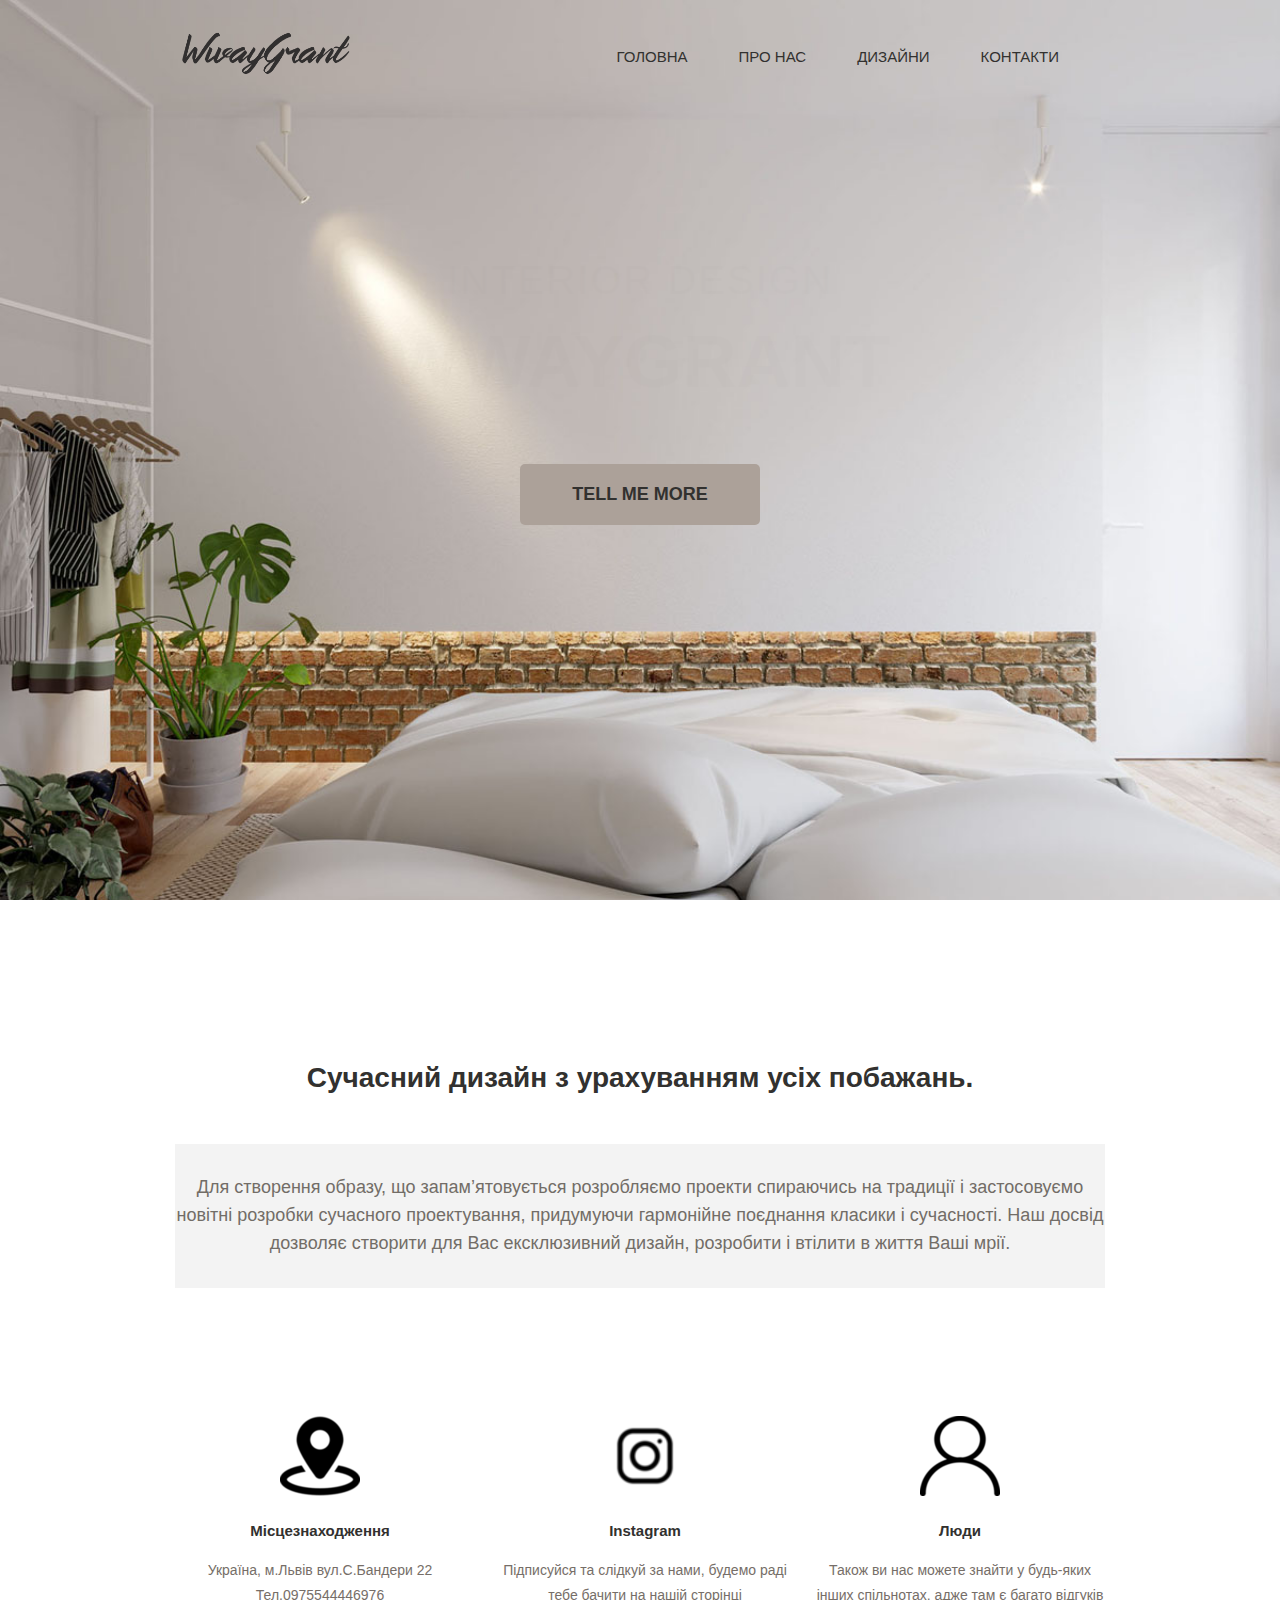
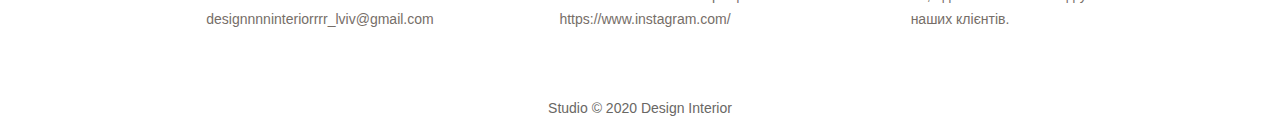
<file: home/index.html>
<!DOCTYPE html>
<html lang="en">
<head>
	<meta charset="utf-8">
	<title>WwayGrant</title>
  <meta name="keywords" content="design, interior, WwayGrant">
  <meta name="description" content="The best company an interior design. ">
  <link rel="icon" href="../img/pirr.png">
	<link rel="stylesheet" href="../home/main.css">
</head>
<body>
	<header>
		<div class="container">
			<div class=" clearfix">
				<img src="../img/logotip1.png" class="logo" alt="WwayGrant" >
				<nav>
					<ul class="menu">
						<li>
							<a href="../home/index.html" class="tm-nav-item-link">Головна</a>
						</li>
						<li>
							<a href="../about/about.html" class="tm-nav-item-link">Про нас</a>
						</li>
						<li>
							<a href="../design/design.html" class="tm-nav-item-link">Дизайни</a>
						</li>
						<li>
							<a href="../contacts/contacts.html" class="tm-nav-item-link">Контакти</a>
						</li>
					</ul>
				</nav>
			</div>
			<div class="titles" id="titleInterior">
				<div class="titles_first">
					interior design
				</div>
				<h1>
					WwayGrant
				</h1>
			</div>
			<a class="button" href="#">Tell Me More</a>
		</div>
	</header>
<section>
	<div class="container">
		<div class="title">
			<div class="about clearfix">
				<h3 >Сучасний дизайн з урахуванням усіх побажань.</h3>
				<p>Для створення образу, що запам’ятовується розробляємо
					 проекти спираючись на традиції і застосовуємо новітні
					 розробки сучасного проектування, придумуючи гармонійне
					 поєднання класики і сучасності. Наш досвід дозволяє
					 створити для Вас ексклюзивний дизайн, розробити і втілити
						в життя Ваші мрії.</p>
			</div>
		</div>
	</div>
</section>
		<section id="contact">
			<div class="container">
				<div class="contact clearfix">
					<div class="contact_item">
						<img src="../img/location11.png" alt="Контакти" />
						<h3>Місцезнаходження</h3>
									<p>
									   Україна, м.Львів вул.С.Бандери 22
									 Тел.0975544446976
								 designnnninteriorrrr_lviv@gmail.com</p>
					</div>
						<div class="contact_item">
							<img src="../img/instagram1.png" alt="Інстаграм">
							<h3>Instagram</h3>
							<p>Підписуйся та слідкуй за нами, будемо раді тебе бачити
								на нашій сторінці
								https://www.instagram.com/ </p>
						</div>	<div class="contact_item">
								<img src="../img/people.png" alt="Люди">
								<h3>Люди</h3>
								<p>Також ви нас можете знайти у будь-яких інших спільнотах,
								адже там є багато відгуків наших клієнтів.</p>
							</div>
				</div>
			</div>
		</section>
		<footer class="tm-footer">
			<p class="text-xs-center">Studio &copy; 2020 Design Interior</p>
		</footer>
		<script src="https://code.jquery.com/jquery-3.5.1.min.js"></script>
		<script type="text/javascript" src="app.js">
		</script>
</body>
</html>
</file>
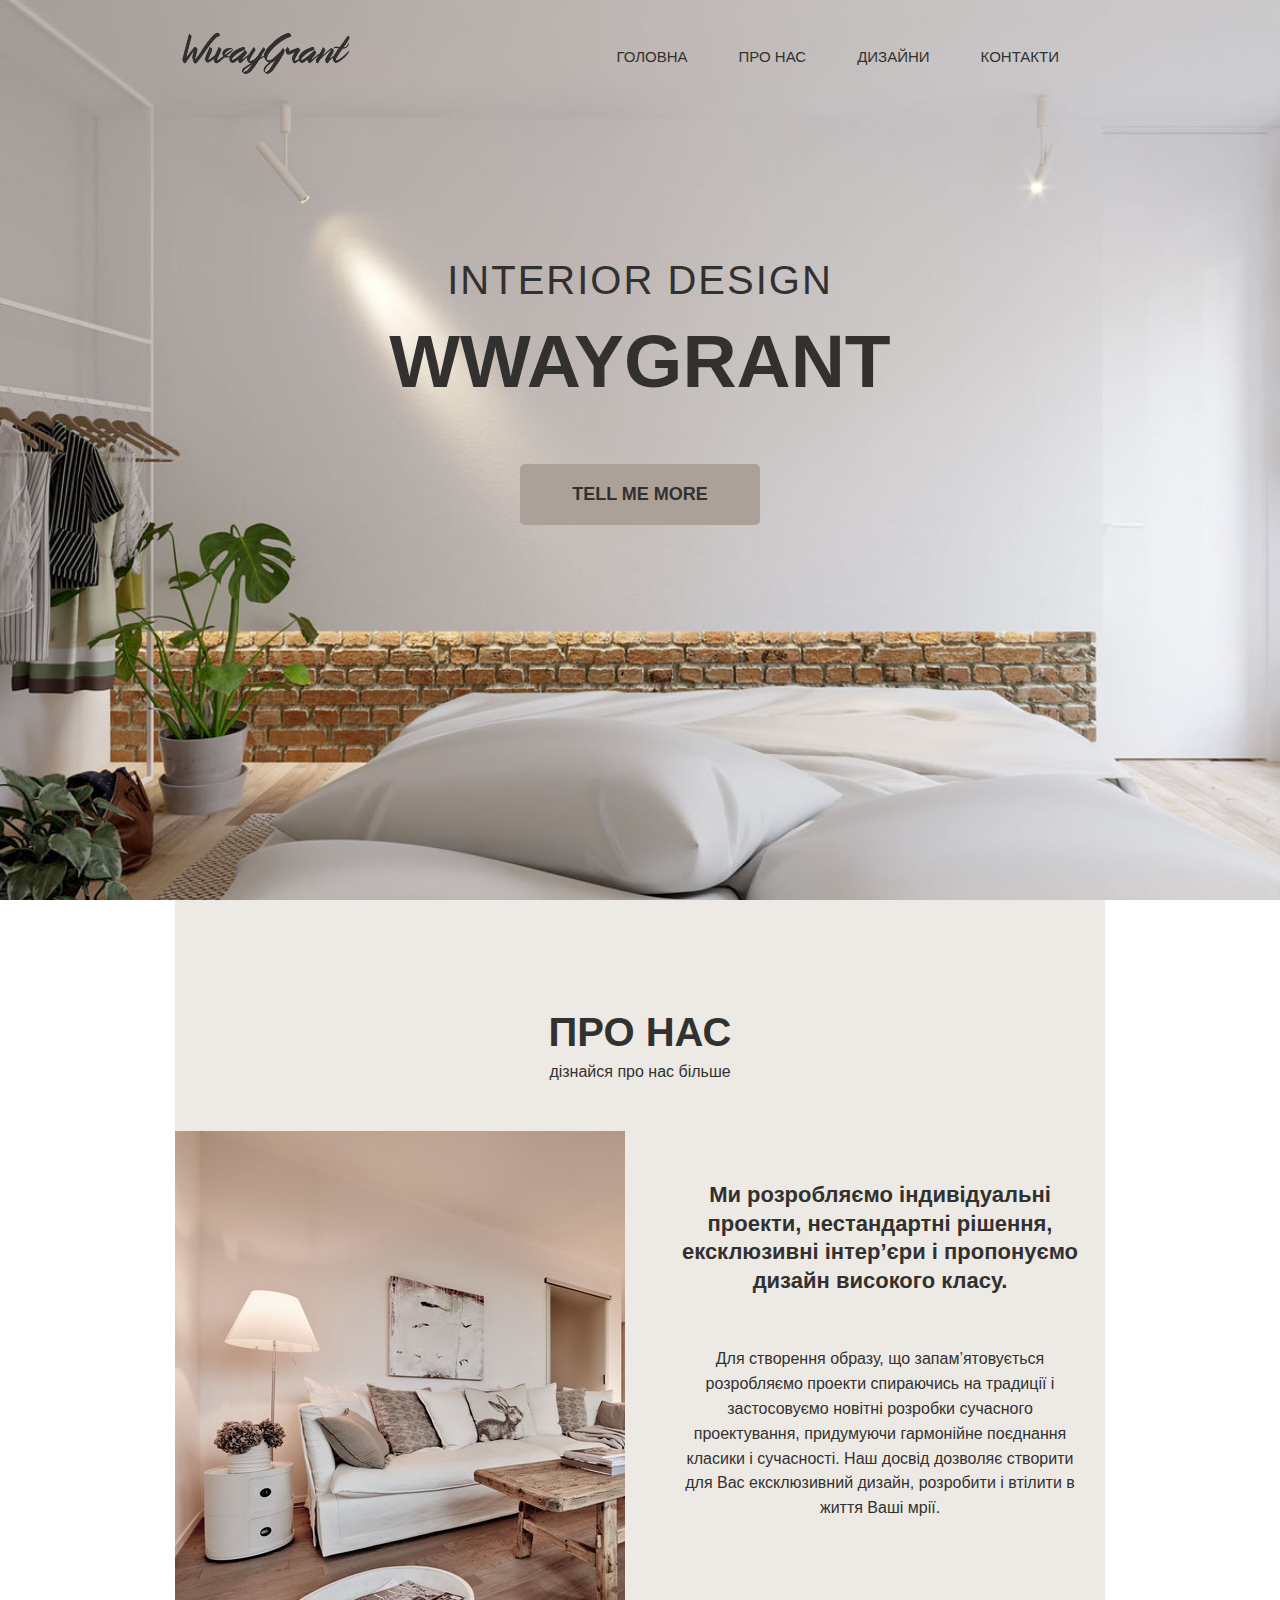
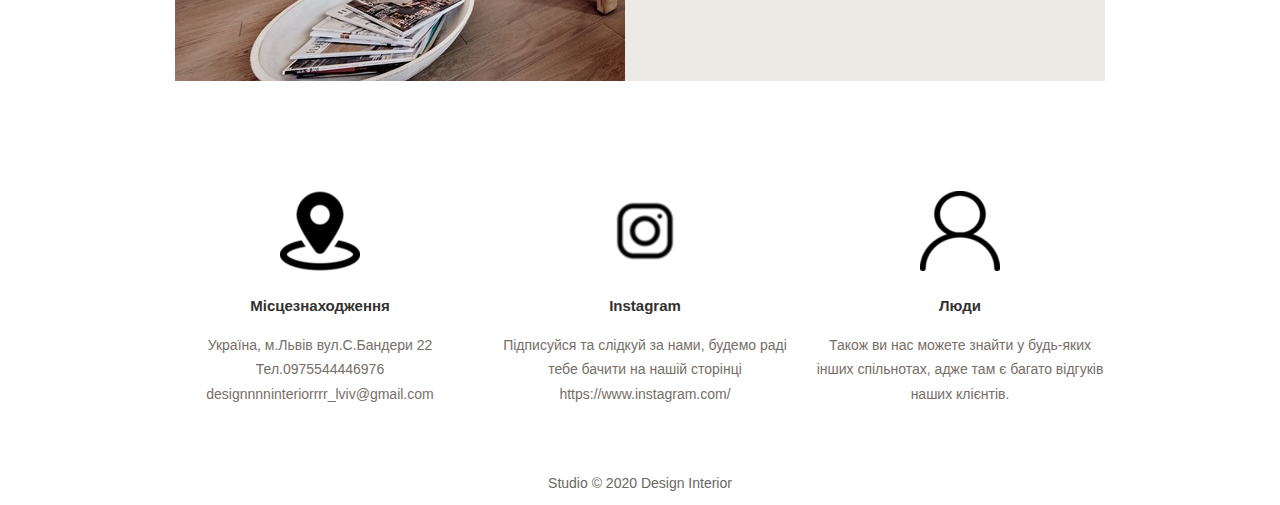
<file: about/about.html>
<!DOCTYPE html>
<html lang="en">
<head>
	<meta charset="utf-8">
	<title>WwayGrant</title>
  <meta name="keywords" content="design, interior, WwayGrant">
  <meta name="description" content="The best company an interior design. ">
  <link rel="shoutcut icon" href="../img/pirr.png">
	<link rel="stylesheet" href="../about/about.css">
</head>
<body>
	<header>
		<div class="container">
			<div class="heading clearfix">
				<img src="../img/logotip1.png" class="logo" alt="WwayGrant">
				<nav>
					<ul class="menu">
						<li>
							<a href="../home/index.html" class="tm-nav-item-link">Головна</a>
						</li>
						<li>
							<a href="../about/about.html" class="tm-nav-item-link">Про нас</a>
						</li>
						<li>
							<a href="../design/design.html" class="tm-nav-item-link">Дизайни</a>
						</li>
						<li>
							<a href="../contacts/contacts.html" class="tm-nav-item-link">Контакти</a>
						</li>
					</ul>
				</nav>
			</div>
			<div class="titles">
				<div class="titles_first">
					interior design
				</div>
				<h1>
					WwayGrant
				</h1>
			</div>
			<a class="button" href="#">Tell Me More</a>
		</div>
	</header>
	<section>
		<div class="container" id="about">
			<div class="title">
				<h2>
					Про нас
				</h2>
				<p>
					дізнайся про нас більше
				</p>
				<div class="about clearfix">
					<img src="../img/about1.jpg" alt="Робота">
					<h3>Ми розробляємо індивідуальні проекти, нестандартні рішення,
						 ексклюзивні інтер’єри і пропонуємо дизайн високого класу.</h3>
					<p>Для створення образу, що запам’ятовується розробляємо
						 проекти спираючись на традиції і застосовуємо новітні
						 розробки сучасного проектування, придумуючи гармонійне
						 поєднання класики і сучасності. Наш досвід дозволяє
						 створити для Вас ексклюзивний дизайн, розробити і втілити
							в життя Ваші мрії.</p>
				</div>
			</div>
		</div>
	</section>
			<section id="contact">
				<div class="container">
					<div class="contact clearfix">
						<div class="contact_item">
							<img src="../img/location11.png" alt="Контакти">
							<h3>Місцезнаходження</h3>
							<p>
							   Україна, м.Львів вул.С.Бандери 22
							 Тел.0975544446976
						 designnnninteriorrrr_lviv@gmail.com</p>
						</div>
							<div class="contact_item">
								<img src="../img/instagram1.png" alt="Інстаграм">
								<h3>Instagram</h3>
								<p>Підписуйся та слідкуй за нами, будемо раді тебе бачити
									на нашій сторінці
									https://www.instagram.com/ </p>
							</div>	<div class="contact_item">
									<img src="../img/people.png" alt="Люди">
									<h3>Люди</h3>
									<p>Також ви нас можете знайти у будь-яких інших спільнотах,
									адже там є багато відгуків наших клієнтів.</p>
								</div>
					</div>
				</div>
			</section>
				  <footer class="tm-footer">
			      <p class="text-xs-center">Studio &copy; 2020 Design Interior</p>
			    </footer>
	</body>
	</html>
</file>
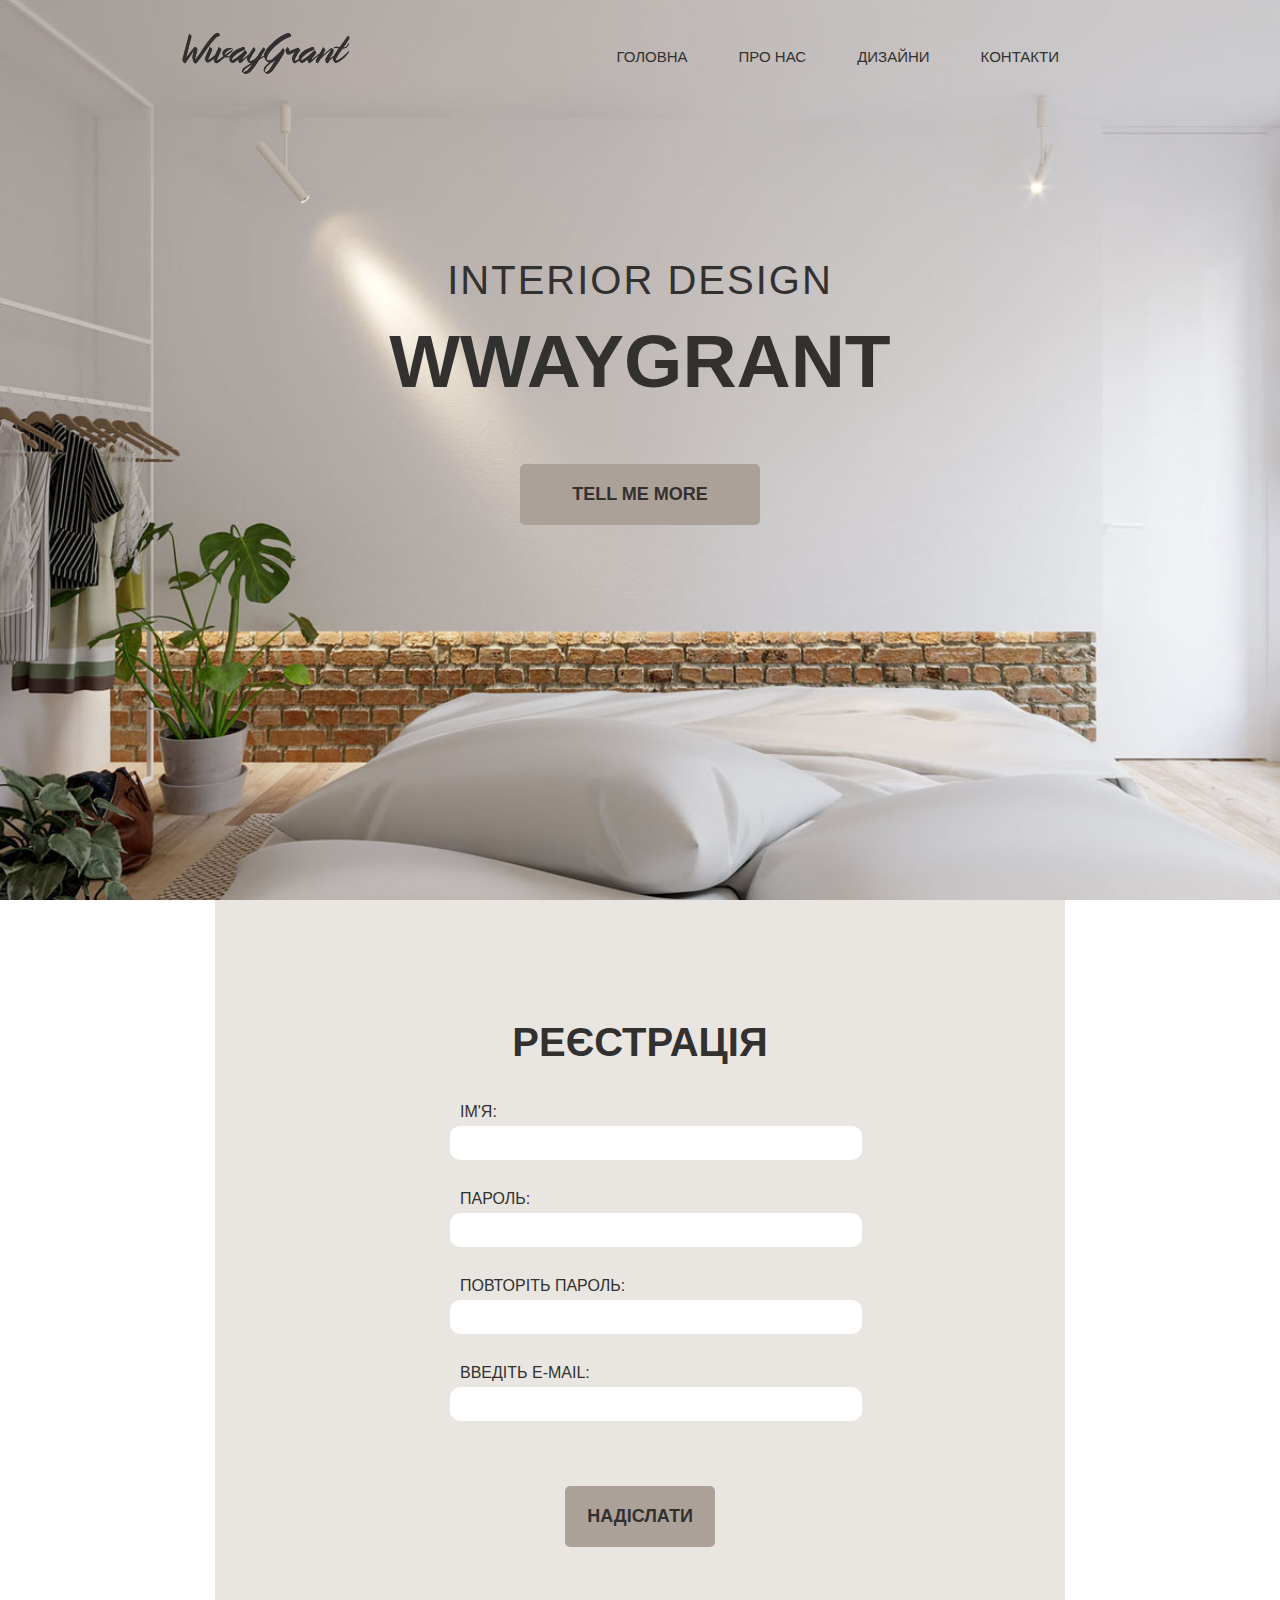
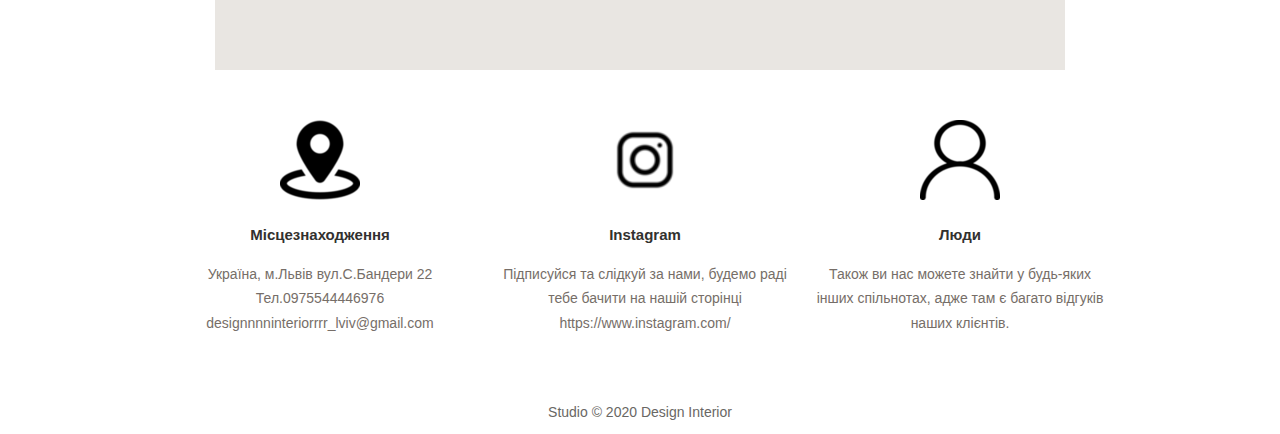
<file: contacts/contacts.html>
<!DOCTYPE html>
<html lang="en">
<head>
	<meta charset="utf-8">
	<title>WwayGrant</title>
  <meta name="keywords" content="design, interior, WwayGrant">
  <meta name="description" content="The best company an interior design. ">
  <link rel="shoutcut icon" href="../img/pirr.png">
	<link rel="stylesheet" href="../contacts/contacts.css">
</head>
<body>
	<header>
		<div class="container">
			<div class="heading clearfix">
				<img src="../img/logotip1.png" class="logo" alt="WwayGrant">
				<nav>
							<ul class="menu">
								<li>
									<a href="../home/index.html" class="tm-nav-item-link">Головна</a>
								</li>
								<li>
									<a href="../about/about.html" class="tm-nav-item-link">Про нас</a>
								</li>
								<li>
									<a href="../design/design.html" class="tm-nav-item-link">Дизайни</a>
								</li>
								<li>
									<a href="../contacts/contacts.html" class="tm-nav-item-link">Контакти</a>
								</li>
							</ul>
				</nav>
			</div>
			<div class="titles">
				<div class="titles_first">
					interior design
				</div>
				<h1>
					WwayGrant
				</h1>
			</div>
			<a class="button" href="#">Tell Me More</a>
		</div>
	</header>
	<form action="index.html" method="post">
		<div class="container1">
			<h2>Реєстрація</h2>

				<div class="group">
				<label for="">Ім'я: </label>
				<input type="text" id="lop1" >
				 </div>

				 <div class="group">
				 <label for="">Пароль: </label>
				 <input type="password" id="lop2" >
				  </div>

					<div class="group">
					<label for="">Повторіть пароль: </label>
					<input type="password" >
					 </div>

					 <div class="group">
					 <label for="">Введіть e-mail: </label>
					 <input type="email" >
					  </div>
									</div>
									<a class="registerbtn" href="#">Надіслати</a>

	</form>
		<section id="contact">
			<div class="container">
				<div class="contact clearfix">
					<div class="contact_item">
						<img src="../img/location11.png" alt="Контакти">
						<h3>Місцезнаходження</h3>
									<p>
									   Україна, м.Львів вул.С.Бандери 22
									 Тел.0975544446976
								 designnnninteriorrrr_lviv@gmail.com</p>
					</div>
						<div class="contact_item">
							<img src="../img/instagram1.png" alt="Інстаграм">
							<h3>Instagram</h3>
							<p>Підписуйся та слідкуй за нами, будемо раді тебе бачити
								на нашій сторінці
								https://www.instagram.com/ </p>
						</div>	<div class="contact_item">
								<img src="../img/people.png" alt="Люди">
								<h3>Люди</h3>
								<p>Також ви нас можете знайти у будь-яких інших спільнотах,
								адже там є багато відгуків наших клієнтів.</p>
							</div>
				</div>
			</div>
		</section>
		  <footer class="tm-footer">
	      <p class="text-xs-center">Studio &copy; 2020 Design Interior</p>
	    </footer>

	</body>
	</html>
</file>
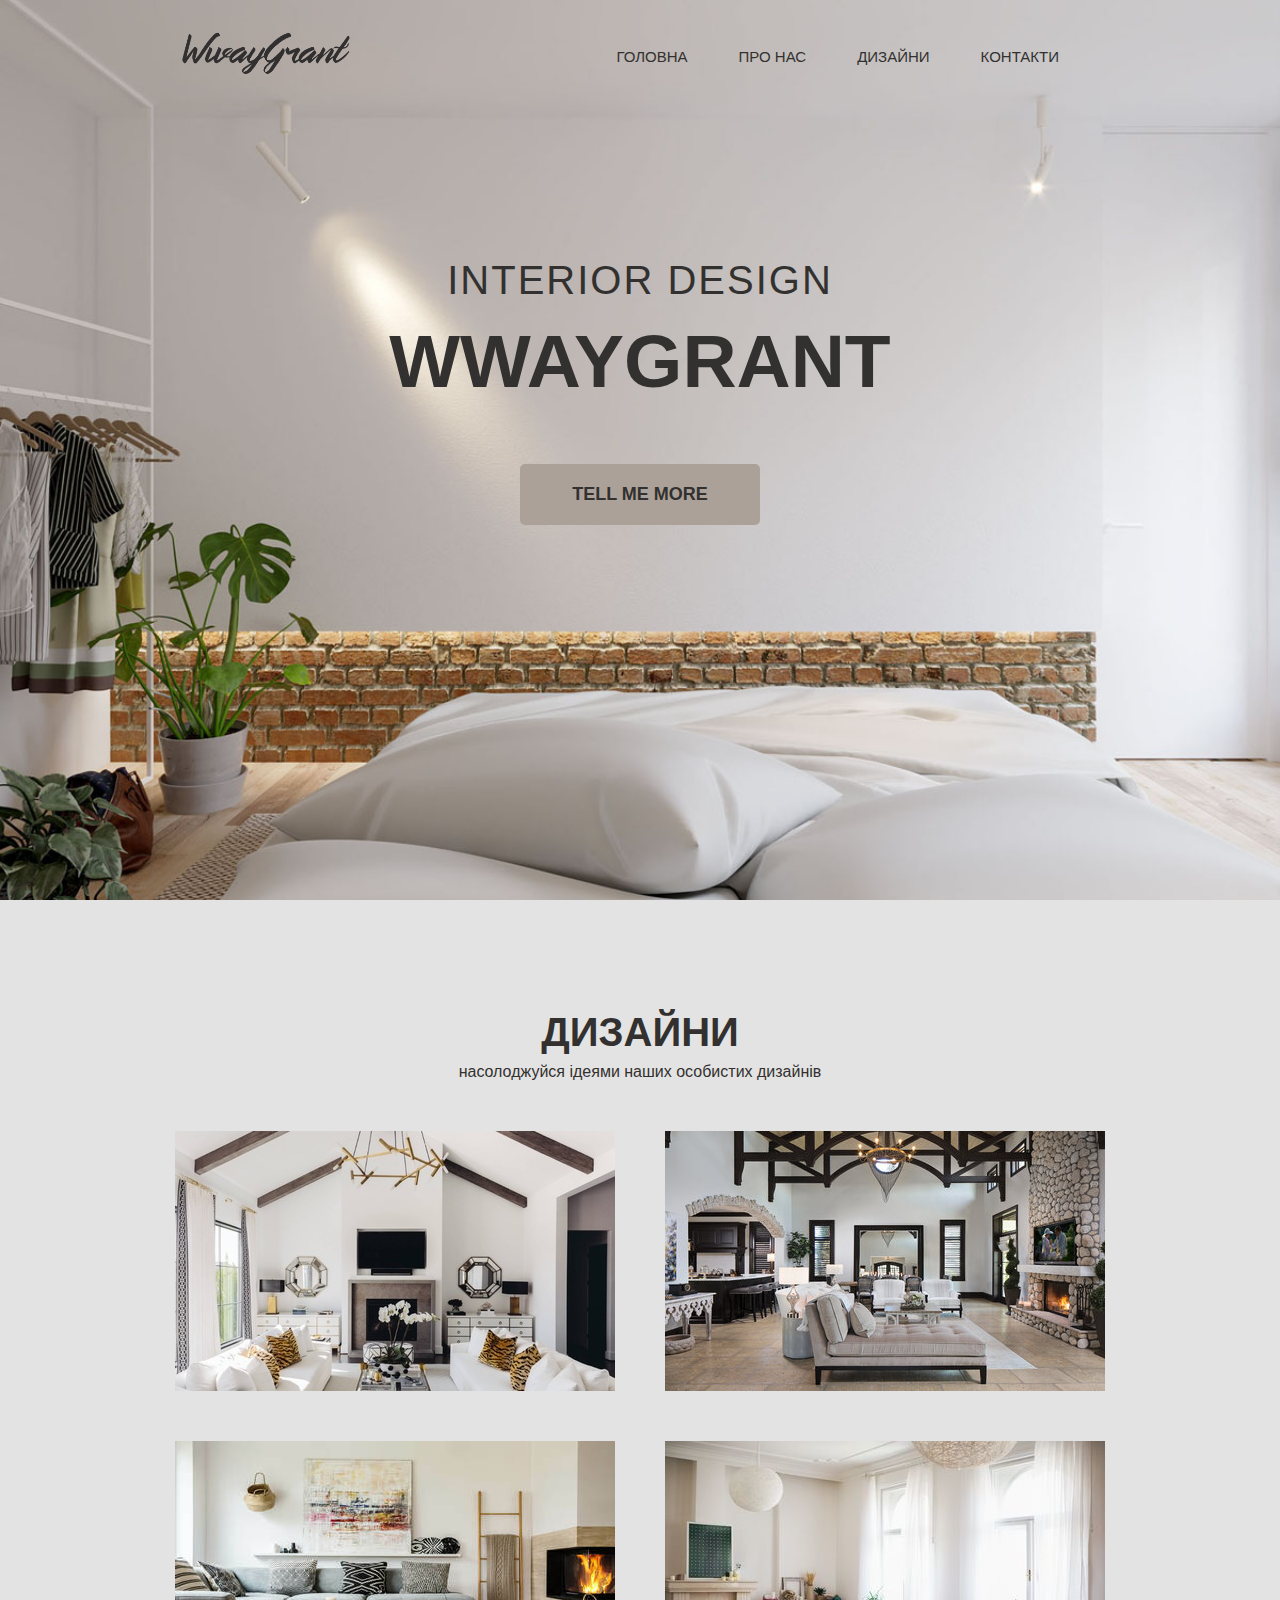
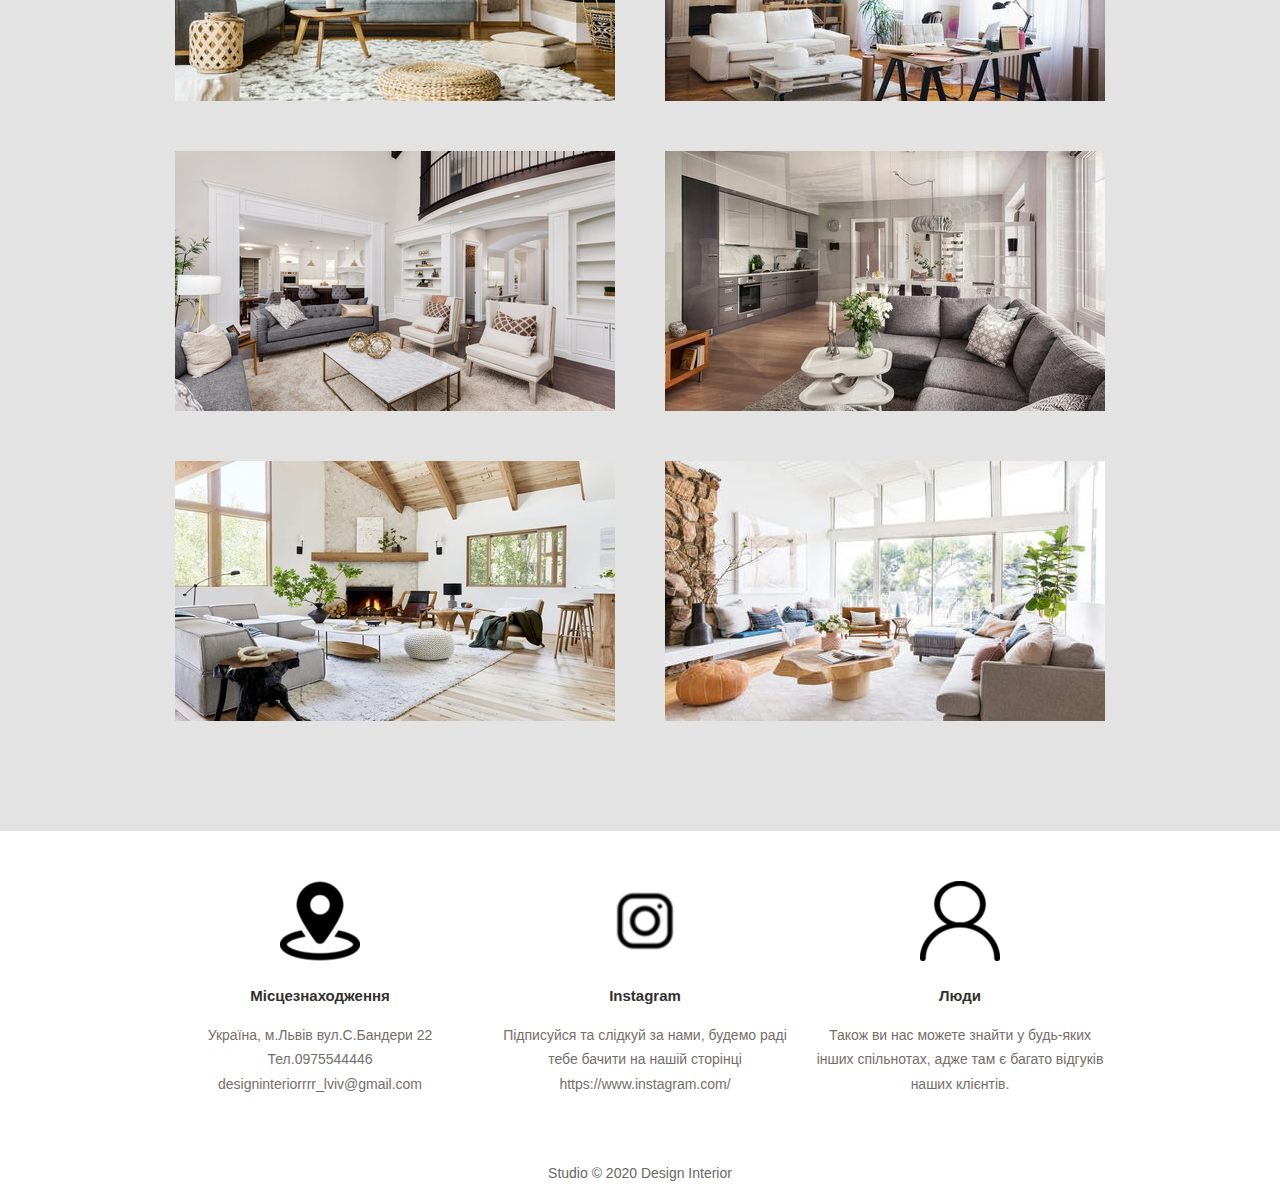
<file: design/design.html>
<!DOCTYPE html>
<html lang="en">
<head>
	<meta charset="utf-8">
	<title>WwayGrant</title>
  <meta name="keywords" content="design, interior, WwayGrant">
  <meta name="description" content="The best company an interior design. ">
  <link rel="shoutcut icon" href="../img/pirr.png">
	<link rel="stylesheet" href="../design/design.css">
</head>
<body>
	<header>
		<div class="container">
			<div class="heading clearfix">
				<img src="../img/logotip1.png" class="logo" alt="WwayGrant">
				<nav>
					<ul class="menu">
						<li>
							<a href="../home/index.html" class="tm-nav-item-link">Головна</a>
						</li>
						<li>
							<a href="../about/about.html" class="tm-nav-item-link">Про нас</a>
						</li>
						<li>
							<a href="../design/design.html" class="tm-nav-item-link">Дизайни</a>
						</li>
						<li>
							<a href="../contacts/contacts.html" class="tm-nav-item-link">Контакти</a>
						</li>
					</ul>
				</nav>
			</div>
			<div class="titles">
				<div class="titles_first">
					interior design
				</div>
				<h1>
					WwayGrant
				</h1>
			</div>
			<a class="button" href="#">Tell Me More</a>
		</div>
	</header>
	<section id="portfolio">
		<div class="container">
			<div class="title">
				<h2>
					Дизайни
				</h2>
				<p>
					насолоджуйся ідеями наших особистих дизайнів
				</p>
			</div>
			<div class="works clearfix">
				<img src="../img/11.jpg" alt="Робота">
				<img src="../img/22.jpg" alt="Робота">
				<img src="../img/33.jpg" alt="Робота">
				<img src="../img/44.jpg" alt="Робота">
				<img src="../img/55.jpg" alt="Робота">
				<img src="../img/66.jpg" alt="Робота">
				<img src="../img/7.jpg" alt="Робота">
				<img src="../img/8.jpg" alt="Робота">
			</div>
		</div>
	</section>
			<section id="contact">
				<div class="container">
					<div class="contact clearfix">
						<div class="contact_item">
							<img src="../img/location11.png" alt="Контакти">
							<h3>Місцезнаходження</h3>
							<p>
							   Україна, м.Львів вул.С.Бандери 22
							 Тел.0975544446
						 designinteriorrrr_lviv@gmail.com</p>
						</div>
							<div class="contact_item">
								<img src="../img/instagram1.png" alt="Інстаграм">
								<h3>Instagram</h3>
								<p>Підписуйся та слідкуй за нами, будемо раді тебе бачити
									на нашій сторінці
									https://www.instagram.com/ </p>
							</div>	<div class="contact_item">
									<img src="../img/people.png" alt="Люди">
									<h3>Люди</h3>
									<p>Також ви нас можете знайти у будь-яких інших спільнотах,
									адже там є багато відгуків наших клієнтів.</p>
								</div>
					</div>
				</div>
			</section>
				  <footer class="tm-footer">
			      <p class="text-xs-center">Studio &copy; 2020 Design Interior</p>
			    </footer>
	</body>
	</html>
</file>
<file: home/main.css>
body{
	font-family: Arial,sans-serif;
	padding: 0;
	margin: 0;
	color: #32312F;
}
.clearfix::after{
	content: '';
	display: table;
	width: 100%;
	clear:both;
}
header{
	background: url(../img/room.jpg) no-repeat center top / cover;
	background-attachment: fixed;
	height: 100vh;
}
.container{
	width: 930px;
	margin: 0 auto;
}
.logo{
	width: 180px;
	height: 50px;
	margin-top: 28px;
	float: left;
}
nav{
	float: right;
	margin-top: 43px;
}
.menu{
	padding: 0;
	margin: 0;
	display: block;
}
.menu li{
	float: left;
	display: block;
	margin-right: 41px
}
.menu a{
	color: #32312F;
	text-decoration: none;
	text-transform: uppercase;
	font-size: 15px;
}
.tm-nav-item-link {
  color: #726D67;
  display: block;
  padding: 5px;
  width: 100%;
  transition: all .45s;
}
.tm-nav-item-link.active,
.tm-nav-item-link:hover {
  color: #726D67;
  text-decoration: underline;
	padding-right: 20px;
}
.tm-nav-item-link:focus {
  text-decoration: none;
}
.titles_first{
	font-size: 40px;
	color: #32312F;
	text-transform: uppercase;
	text-align: center;
	margin-top: 180px;
letter-spacing: 2px;
}
h1{
	font-size: 75px;
	color: #32312F;
	text-transform: uppercase;
	text-align: center;
	margin: 15px;
}
.button{
	background: #ACA199;
	color: #32312F;
	border-radius: 5px;
	display: block;
	width: 240px;
	padding: 20px 0;
	margin: 0 auto;
	text-align: center;
	text-decoration: none;
	text-transform: uppercase;
	font-weight: bold;
	font-size: 18px;
	margin-top: 60px;
}
.title{
	padding-top: 110px;
}
.title h2{
	font-size: 40px;
	font-weight: bold;
	text-align: center;
	text-transform: uppercase;
	margin: 0;
}
.title p{
	color: #32312F;
	text-align: center;
	font-size: 16px;
	margin-top: 8px;
}
.about{
	margin-top: 50px;
	margin-bottom: 110px;
}
.about img{
	float: left;
	margin-right: 90px;
}
.about h3{
	text-align: center;
	padding-bottom: 20px;
	font-size: 28px;
	line-height: 1.3em;
}
.about p{
	background: #F3F3F3;
	font-size: 18px;
	line-height: 1.55em;
	color: #726D67;
	padding-top:30px;
	padding-bottom: 30px;
}
.contact{
margin-top: 50px;
}
.contact_item{
	width: 290px;
	float: left;
	text-align: center;
	line-height: 1.55em;
}
.contact_item h3{
	font-size: 15px;
	margin-bottom: 5px;
}
.contact_item p{
	font-size: 14px;
	color: #766E68;
}
.contact_item:last-child{
	float: right;
}
.contact_item:nth-child(2){
	margin-left: 35px;
}
#contact{
	padding-bottom: 40px
}
.tm-footer {
    color: #696764 ;
		text-align: center;
		font-size: 14px;
}
</file>
<file: about/about.css>
body{
	font-family: Arial,sans-serif;
	padding: 0;
	margin: 0;
	color: #32312F;
}
.clearfix::after{
	content: '';
	display: table;
	width: 100%;
	clear:both;
}
header{
	background: url(../img/room.jpg) no-repeat center top / cover;
	background-attachment: fixed;
	height: 100vh;
}
.container{
	width: 930px;
	margin: 0 auto;
}
.logo{
	width: 180px;
	height: 50px;
	margin-top: 28px;
	float: left;
}
nav{
	float: right;
	margin-top: 43px;
}
.menu{
	padding: 0;
	margin: 0;
	display: block;
}
.menu li{
	float: left;
	display: block;
	margin-right: 41px
}
.menu a{
	color: #32312F;
	text-decoration: none;
	text-transform: uppercase;
	font-size: 15px;
}
.tm-nav-item-link {
  color: #726D67;
  display: block;
  padding: 5px;
  width: 100%;
  transition: all .45s;
}
.tm-nav-item-link.active,
.tm-nav-item-link:hover {
  color: #726D67;
  text-decoration: underline;
	padding-right: 20px;
}
.tm-nav-item-link:focus {
  text-decoration: none;
}
.titles_first{
	font-size: 40px;
	color: #32312F;
	text-transform: uppercase;
	text-align: center;
	margin-top: 180px;
letter-spacing: 2px;
}
h1{
	font-size: 75px;
	color: #32312F;
	text-transform: uppercase;
	text-align: center;
	margin: 15px;
}
.button{
	background: #ACA199;
	color: #32312F;
	border-radius: 5px;
	display: block;
	width: 240px;
	padding: 20px 0;
	margin: 0 auto;
	text-align: center;
	text-decoration: none;
	text-transform: uppercase;
	font-weight: bold;
	font-size: 18px;
	margin-top: 60px;
}
#about{
	background: #EDE9E5;
}
.about{
margin-top: 50px;
margin-bottom: 110px;
}
.about img{
	float: left;
	margin-right: 50px;
}
.about h3{
	text-align: center;
	padding-top: 50px;
	font-size: 22px;
		padding-right: 20px;
	padding-bottom: 30px;
	line-height: 1.3em;
}
.about p{
	padding-right: 20px;
	font-size: 18px;
	line-height: 1.55em;
	color: #7C7976;
}
.title{
	padding-top: 110px;
}
.title h2{
	font-size: 40px;
	font-weight: bold;
	text-align: center;
	text-transform: uppercase;
	margin: 0;
}
.title p{
	color: #32312F;
	text-align: center;
	font-size: 16px;
	margin-top: 8px;
}
.contact{
margin-top: 50px;
}
.contact_item{
	width: 290px;
	float: left;
	text-align: center;
	line-height: 1.55em;
}
.contact_item h3{
	font-size: 15px;
	margin-bottom: 5px;
}
.contact_item p{
	font-size: 14px;
	color: #766E68;
}
.contact_item:last-child{
	float: right;
}
.contact_item:nth-child(2){
	margin-left: 35px;
}
#contact{
	padding-bottom: 40px
}
.tm-footer {
    color: #696764 ;
		text-align: center;
		font-size: 14px;
}
</file>
<file: contacts/contacts.css>
body{
	font-family: Arial,sans-serif;
	padding: 0;
	margin: 0;
	color: #32312F;
}
.clearfix::after{
	content: '';
	display: table;
	width: 100%;
	clear:both;
}
header{
	background: url(../img/room.jpg) no-repeat center top / cover;
	background-attachment: fixed;
	height: 100vh;
}
.container{
	width: 930px;
	margin: 0 auto;
}
.logo{
	width: 180px;
	height: 50px;
	margin-top: 28px;
	float: left;
}
nav{
	float: right;
	margin-top: 43px;
}
.menu{
	padding: 0;
	margin: 0;
	display: block;
}
.menu li{
	float: left;
	display: block;
	margin-right: 41px
}
.menu a{
	color: #32312F;
	text-decoration: none;
	text-transform: uppercase;
	font-size: 15px;
}
.tm-nav-item-link {
  color: #726D67;
  display: block;
  padding: 5px;
  width: 100%;
  transition: all .45s;
}
.tm-nav-item-link.active,
.tm-nav-item-link:hover {
  color: #726D67;
  text-decoration: underline;
	padding-right: 20px;
}
.tm-nav-item-link:focus {
  text-decoration: none;
}
.titles_first{
	font-size: 40px;
	color: #32312F;
	text-transform: uppercase;
	text-align: center;
	margin-top: 180px;
letter-spacing: 2px;
}
 h1{
	font-size: 75px;
	color: #32312F;
	text-transform: uppercase;
	text-align: center;
	margin: 15px;
}
.button{
	background: #ACA199;
	color: #32312F;
	border-radius: 5px;
	display: block;
	width: 240px;
	padding: 20px 0;
	margin: 0 auto;
	text-align: center;
	text-decoration: none;
	text-transform: uppercase;
	font-weight: bold;
	font-size: 18px;
	margin-top: 60px;
}
.title{
	padding-top: 70px;
}
.title h2{
	font-size: 40px;
	font-weight: bold;
	text-align: center;
	text-transform: uppercase;
	margin: 0;
}
.title p{
	color: #32312F;
	text-align: center;
	font-size: 16px;
	margin-top: 8px;
}
.container1{
	width: 450px;
	margin: 0 auto;
}
h2{
		font-size: 40px;
		color: #32312F;
		text-transform: uppercase;
		text-align: center;
		margin-top : 100px;
}
form{
	margin: 0 auto;
	background: #E9E6E2;
	width: 850px;
	height: 750px;
	padding-top: 20px;
}
.group{
	margin: 20px;
	padding: 5px
}
label{
	padding-left: 20px;
	text-transform: uppercase;
}
input{
	margin-left: 10px;
	margin-top: 5px;
	height: 32px;
	width: 400px;
	border-radius: 10px/10px;
	border: none;
	padding-left: 10px;
	font-size: 18px;
}
input:focus{
	border: 2px solid #7A7876;
	transform: translateX(15px);
	width: 390px;
}
.registerbtn{
		background: #ACA199;
		color: #32312F;
		border-radius: 5px;
		display: block;
		width: 150px;
		padding: 20px 0;
		margin: 0 auto;
		text-align: center;
		text-decoration: none;
		text-transform: uppercase;
		font-weight: bold;
		font-size: 18px;
		margin-top: 60px;
		margin-bottom: 50px;
}
.contact{
margin-top: 50px;
}
.contact_item{
	width: 290px;
	float: left;
	text-align: center;
	line-height: 1.55em;
}
.contact_item h3{
	font-size: 15px;
	margin-bottom: 5px;
}
.contact_item p{
	font-size: 14px;
	color: #766E68;
}
.contact_item:last-child{
	float: right;
}
.contact_item:nth-child(2){
	margin-left: 35px;
}
#contact{
	padding-bottom: 40px
}
.tm-footer {
    color: #696764 ;
		text-align: center;
		font-size: 14px;
}
</file>
<file: design/design.css>
body{
	font-family: Arial,sans-serif;
	padding: 0;
	margin: 0;
	color: #32312F;
}
.clearfix::after{
	content: '';
	display: table;
	width: 100%;
	clear:both;
}
header{
	background: url(../img/room.jpg) no-repeat center top / cover;
	background-attachment: fixed;
	height: 100vh;
}
.container{
	width: 930px;
	margin: 0 auto;
}
.logo{
	width: 180px;
	height: 50px;
	margin-top: 28px;
	float: left;
}
nav{
	float: right;
	margin-top: 43px;
}
.menu{
	padding: 0;
	margin: 0;
	display: block;
}
.menu li{
	float: left;
	display: block;
	margin-right: 41px
}
.menu a{
	color: #32312F;
	text-decoration: none;
	text-transform: uppercase;
	font-size: 15px;
}
.tm-nav-item-link {
  color: #726D67;
  display: block;
  padding: 5px;
  width: 100%;
  transition: all .45s;
}
.tm-nav-item-link.active,
.tm-nav-item-link:hover {
  color: #726D67;
  text-decoration: underline;
	padding-right: 20px;
}
.tm-nav-item-link:focus {
  text-decoration: none;
}
.titles_first{
	font-size: 40px;
	color: #32312F;
	text-transform: uppercase;
	text-align: center;
	margin-top: 180px;
letter-spacing: 2px;
}
h1{
	font-size: 75px;
	color: #32312F;
	text-transform: uppercase;
	text-align: center;
	margin: 15px;
}
.button{
	background: #ACA199;
	color: #32312F;
	border-radius: 5px;
	display: block;
	width: 240px;
	padding: 20px 0;
	margin: 0 auto;
	text-align: center;
	text-decoration: none;
	text-transform: uppercase;
	font-weight: bold;
	font-size: 18px;
	margin-top: 60px;
}
.title{
	padding-top: 110px;
}
.title h2{
	font-size: 40px;
	font-weight: bold;
	text-align: center;
	text-transform: uppercase;
	margin: 0;
}
.title p{
	color: #32312F;
	text-align: center;
	font-size: 16px;
	margin-top: 8px;
}
#portfolio{
	background: #E4E3E3;
	padding-bottom: 60px;
}
.works{
	margin-top: 50px;
}
.works img {
	float: left;
	margin-bottom: 50px;
}
.works img:nth-child(2){
	margin-left: 50px;
}
.works img:nth-child(4){
	margin-left: 50px;
}
.works img:nth-child(6){
	margin-left: 50px;
}
.works img:last-child{
	float: right;
}
.contact{
margin-top: 50px;
}
.contact_item{
	width: 290px;
	float: left;
	text-align: center;
	line-height: 1.55em;
}
.contact_item h3{
	font-size: 15px;
	margin-bottom: 5px;
}
.contact_item p{
	font-size: 14px;
	color: #766E68;
}
.contact_item:last-child{
	float: right;
}
.contact_item:nth-child(2){
	margin-left: 35px;
}
#contact{
	padding-bottom: 40px
}
.tm-footer {
    color: #696764 ;
		text-align: center;
		font-size: 14px;
}
</file>
